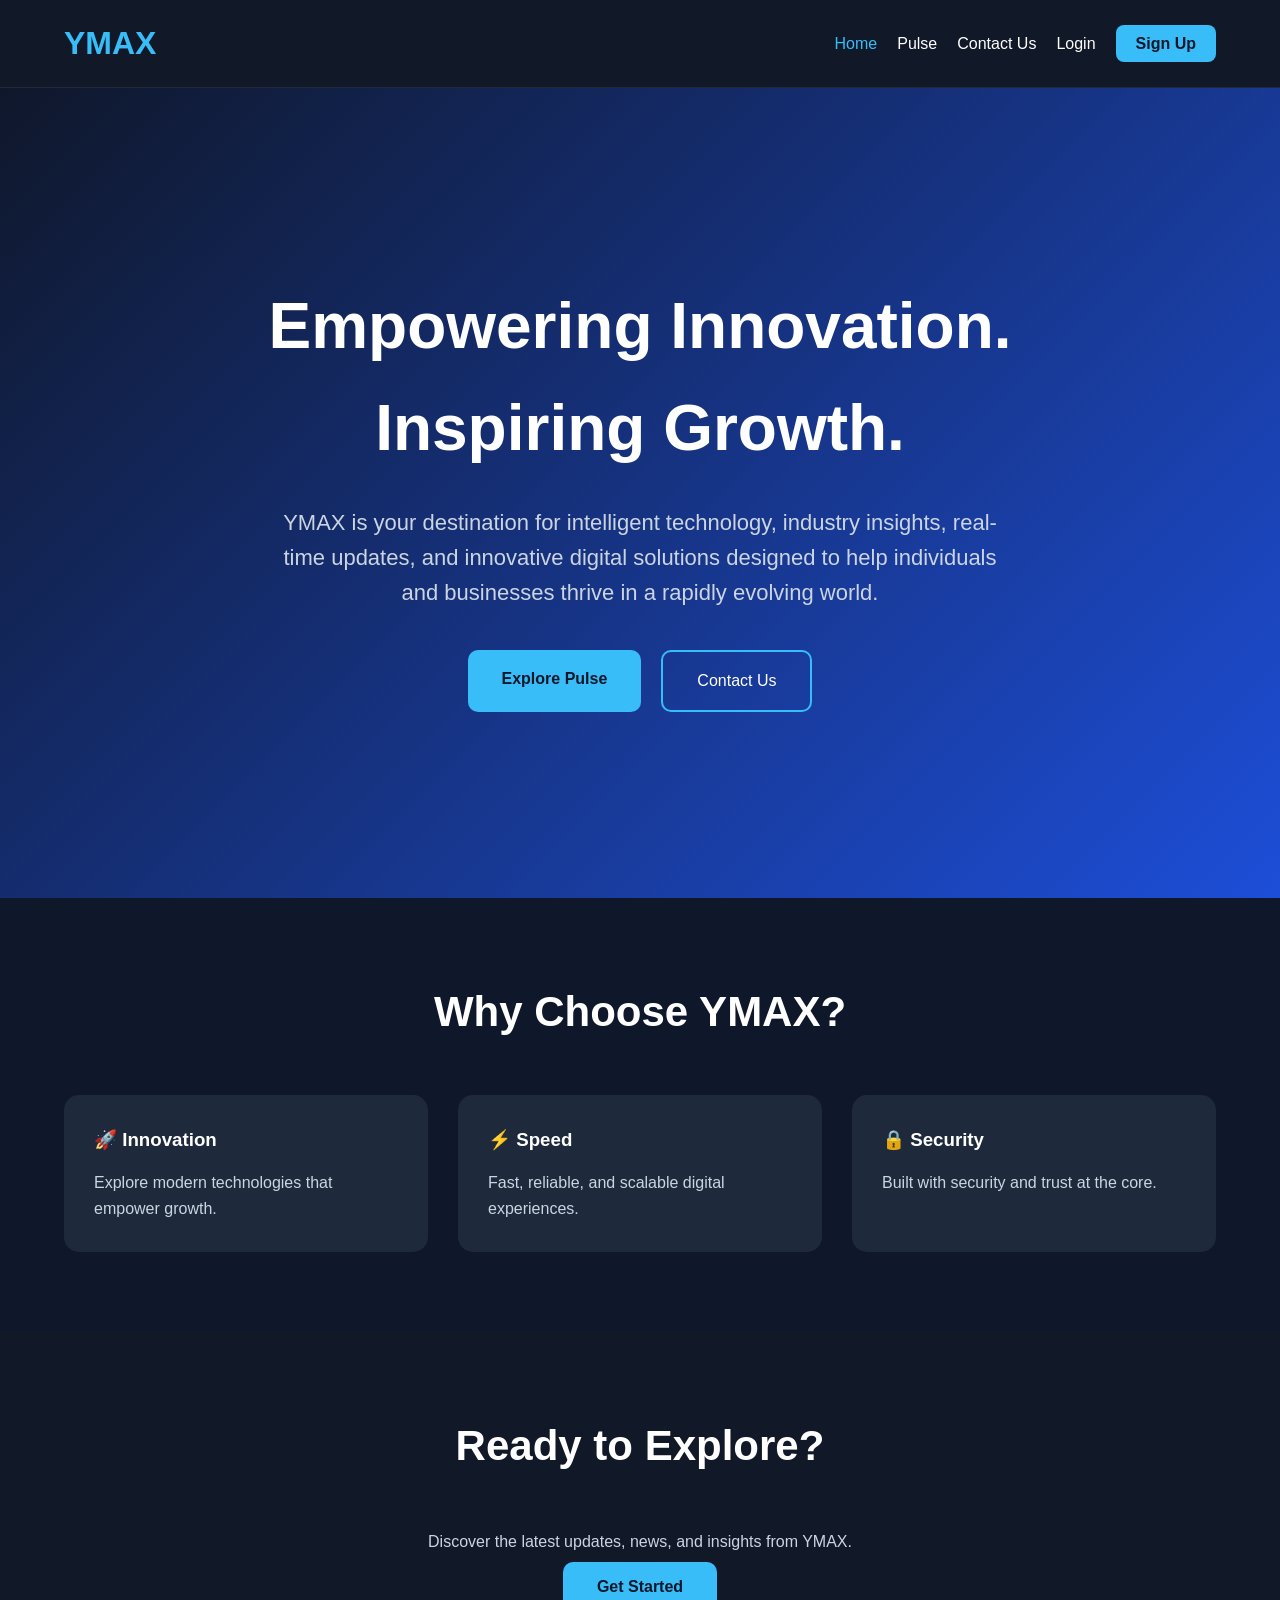
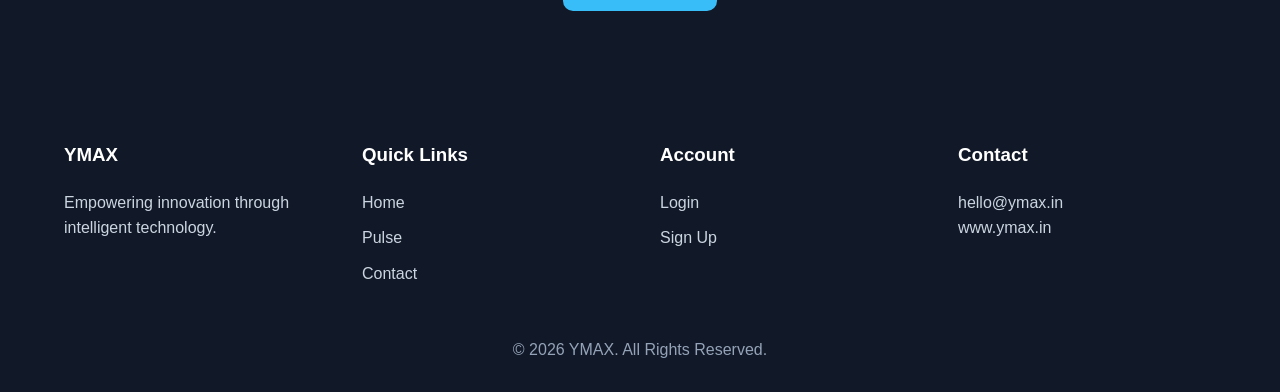
<file: index.html>
<!DOCTYPE html>
<html lang="en">
<head>

<meta charset="UTF-8">
<meta name="viewport" content="width=device-width, initial-scale=1.0">

<title>YMAX | Empowering Innovation</title>

<meta name="description" content="YMAX - Intelligent technology, industry insights and digital innovation.">

<link rel="stylesheet" href="css/style.css">

</head>

<body>

<header>

<div class="container">

<div class="logo">
<a href="index.html">YMAX</a>
</div>

<nav>

<ul>

<li><a class="active" href="index.html">Home</a></li>

<li><a href="pulse.html">Pulse</a></li>

<li><a href="contact.html">Contact Us</a></li>

<li><a href="login.html">Login</a></li>

<li>
<a class="signup-btn" href="signup.html">
Sign Up
</a>
</li>

</ul>

</nav>

</div>

</header>

<section class="hero">

<div class="container">

<h1>

Empowering Innovation.<br>

Inspiring Growth.

</h1>

<p>

YMAX is your destination for intelligent technology,
industry insights, real-time updates,
and innovative digital solutions designed
to help individuals and businesses thrive
in a rapidly evolving world.

</p>

<div class="buttons">

<a href="pulse.html" class="primary-btn">

Explore Pulse

</a>

<a href="contact.html" class="secondary-btn">

Contact Us

</a>

</div>

</div>

</section>

<section class="highlights">

<div class="container">

<h2>

Why Choose YMAX?

</h2>

<div class="cards">

<div class="card">

<h3>🚀 Innovation</h3>

<p>

Explore modern technologies that empower growth.

</p>

</div>

<div class="card">

<h3>⚡ Speed</h3>

<p>

Fast, reliable, and scalable digital experiences.

</p>

</div>

<div class="card">

<h3>🔒 Security</h3>

<p>

Built with security and trust at the core.

</p>

</div>

</div>

</div>

</section>

<section class="cta">

<div class="container">

<h2>

Ready to Explore?

</h2>

<p>

Discover the latest updates, news, and insights from YMAX.

</p>

<a href="signup.html" class="primary-btn">

Get Started

</a>

</div>

</section>

<footer>

<div class="container footer-grid">

<div>

<h3>YMAX</h3>

<p>

Empowering innovation through intelligent technology.

</p>

</div>

<div>

<h3>Quick Links</h3>

<ul>

<li><a href="index.html">Home</a></li>

<li><a href="pulse.html">Pulse</a></li>

<li><a href="contact.html">Contact</a></li>

</ul>

</div>

<div>

<h3>Account</h3>

<ul>

<li><a href="login.html">Login</a></li>

<li><a href="signup.html">Sign Up</a></li>

</ul>

</div>

<div>

<h3>Contact</h3>

<p>hello@ymax.in</p>

<p>www.ymax.in</p>

</div>

</div>

<div class="copyright">

© 2026 YMAX. All Rights Reserved.

</div>

</footer>

<script src="js/script.js"></script>

</body>
</html>
</file>
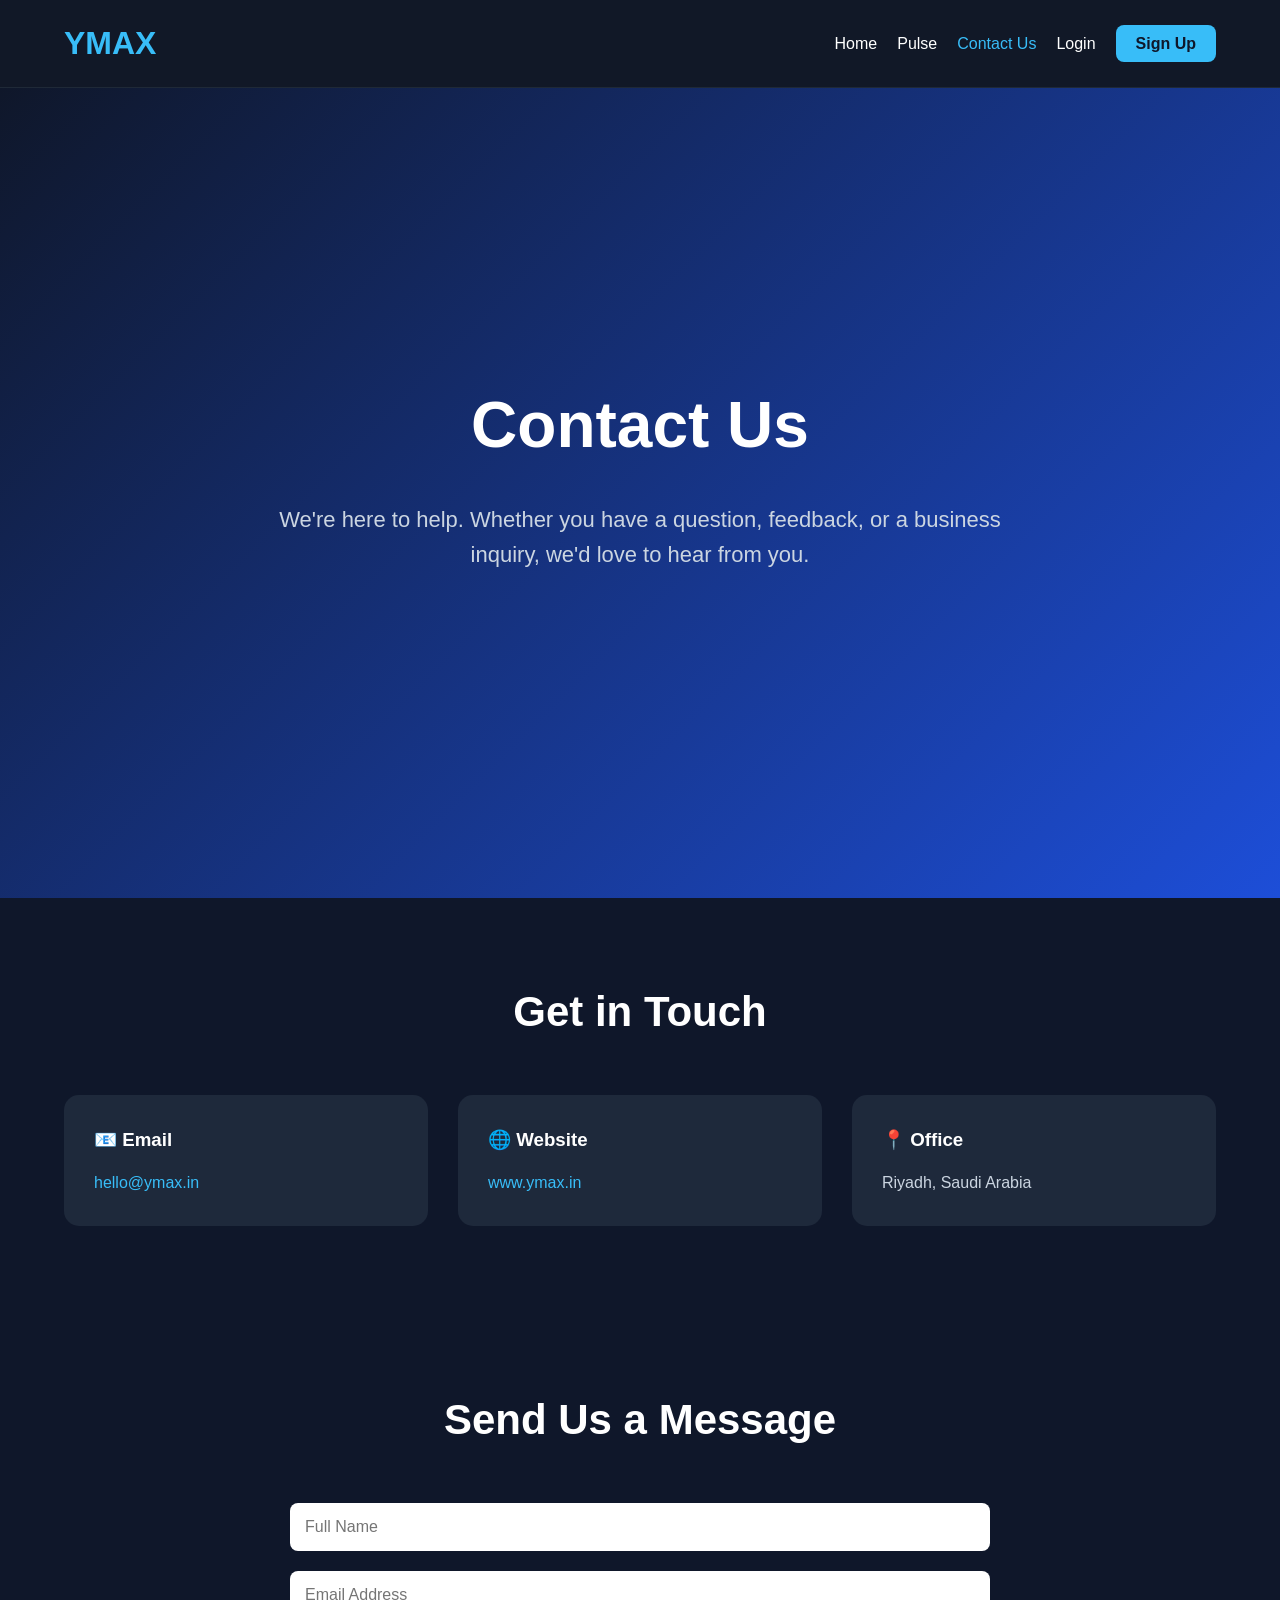
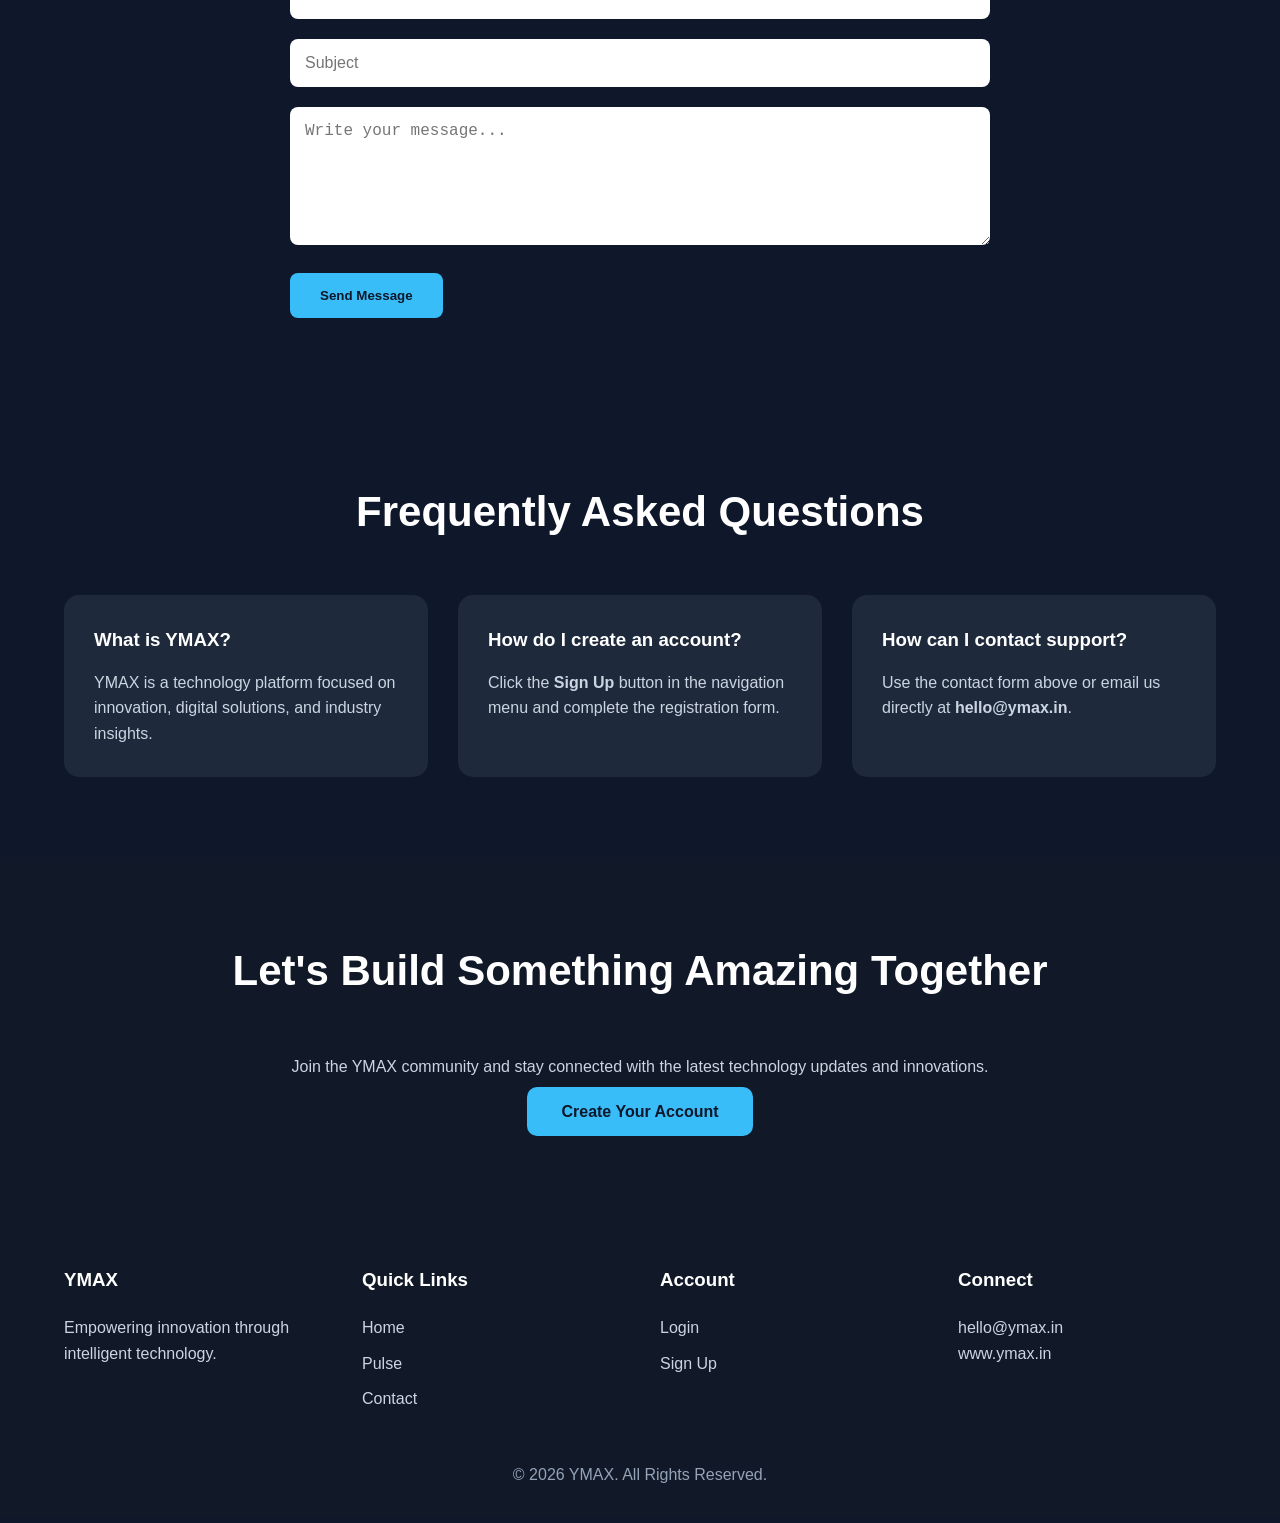
<file: contact.html>
<!DOCTYPE html>
<html lang="en">

<head>

<meta charset="UTF-8">
<meta name="viewport" content="width=device-width, initial-scale=1.0">

<title>YMAX | Contact Us</title>

<meta name="description" content="Get in touch with the YMAX team.">

<link rel="stylesheet" href="css/style.css">

</head>

<body>

<header>

<div class="container">

<div class="logo">
<a href="index.html">YMAX</a>
</div>

<nav>
<ul>
<li><a href="index.html">Home</a></li>
<li><a href="pulse.html">Pulse</a></li>
<li><a class="active" href="contact.html">Contact Us</a></li>
<li><a href="login.html">Login</a></li>
<li><a class="signup-btn" href="signup.html">Sign Up</a></li>
</ul>
</nav>

</div>

</header>

<!-- Hero -->

<section class="hero">

<div class="container">

<h1>Contact Us</h1>

<p>
We're here to help. Whether you have a question, feedback,
or a business inquiry, we'd love to hear from you.
</p>

</div>

</section>

<!-- Contact Information -->

<section>

<div class="container">

<h2>Get in Touch</h2>

<div class="cards">

<div class="card">

<h3>📧 Email</h3>

<p>
<a href="mailto:hello@ymax.in" style="color:#38bdf8;text-decoration:none;">
hello@ymax.in
</a>
</p>

</div>

<div class="card">

<h3>🌐 Website</h3>

<p>
<a href="https://ymax.in" style="color:#38bdf8;text-decoration:none;">
www.ymax.in
</a>
</p>

</div>

<div class="card">

<h3>📍 Office</h3>

<p>
Riyadh, Saudi Arabia
</p>

</div>

</div>

</div>

</section>

<!-- Contact Form -->

<section>

<div class="container">

<h2>Send Us a Message</h2>

<form id="contactForm">

<input
type="text"
placeholder="Full Name"
required>

<input
type="email"
placeholder="Email Address"
required>

<input
type="text"
placeholder="Subject"
required>

<textarea
rows="6"
placeholder="Write your message..."
required></textarea>

<button type="submit">

Send Message

</button>

</form>

</div>

</section>

<!-- FAQ -->

<section>

<div class="container">

<h2>Frequently Asked Questions</h2>

<div class="cards">

<div class="card">

<h3>What is YMAX?</h3>

<p>
YMAX is a technology platform focused on innovation,
digital solutions, and industry insights.
</p>

</div>

<div class="card">

<h3>How do I create an account?</h3>

<p>
Click the <strong>Sign Up</strong> button in the navigation
menu and complete the registration form.
</p>

</div>

<div class="card">

<h3>How can I contact support?</h3>

<p>
Use the contact form above or email us directly at
<strong>hello@ymax.in</strong>.
</p>

</div>

</div>

</div>

</section>

<!-- CTA -->

<section class="cta">

<div class="container">

<h2>Let's Build Something Amazing Together</h2>

<p>
Join the YMAX community and stay connected with the latest
technology updates and innovations.
</p>

<a href="signup.html" class="primary-btn">

Create Your Account

</a>

</div>

</section>

<footer>

<div class="container footer-grid">

<div>

<h3>YMAX</h3>

<p>
Empowering innovation through intelligent technology.
</p>

</div>

<div>

<h3>Quick Links</h3>

<ul>
<li><a href="index.html">Home</a></li>
<li><a href="pulse.html">Pulse</a></li>
<li><a href="contact.html">Contact</a></li>
</ul>

</div>

<div>

<h3>Account</h3>

<ul>
<li><a href="login.html">Login</a></li>
<li><a href="signup.html">Sign Up</a></li>
</ul>

</div>

<div>

<h3>Connect</h3>

<p>hello@ymax.in</p>

<p>www.ymax.in</p>

</div>

</div>

<div class="copyright">

© 2026 YMAX. All Rights Reserved.

</div>

</footer>

<script src="js/script.js"></script>

</body>

</html>
</file>
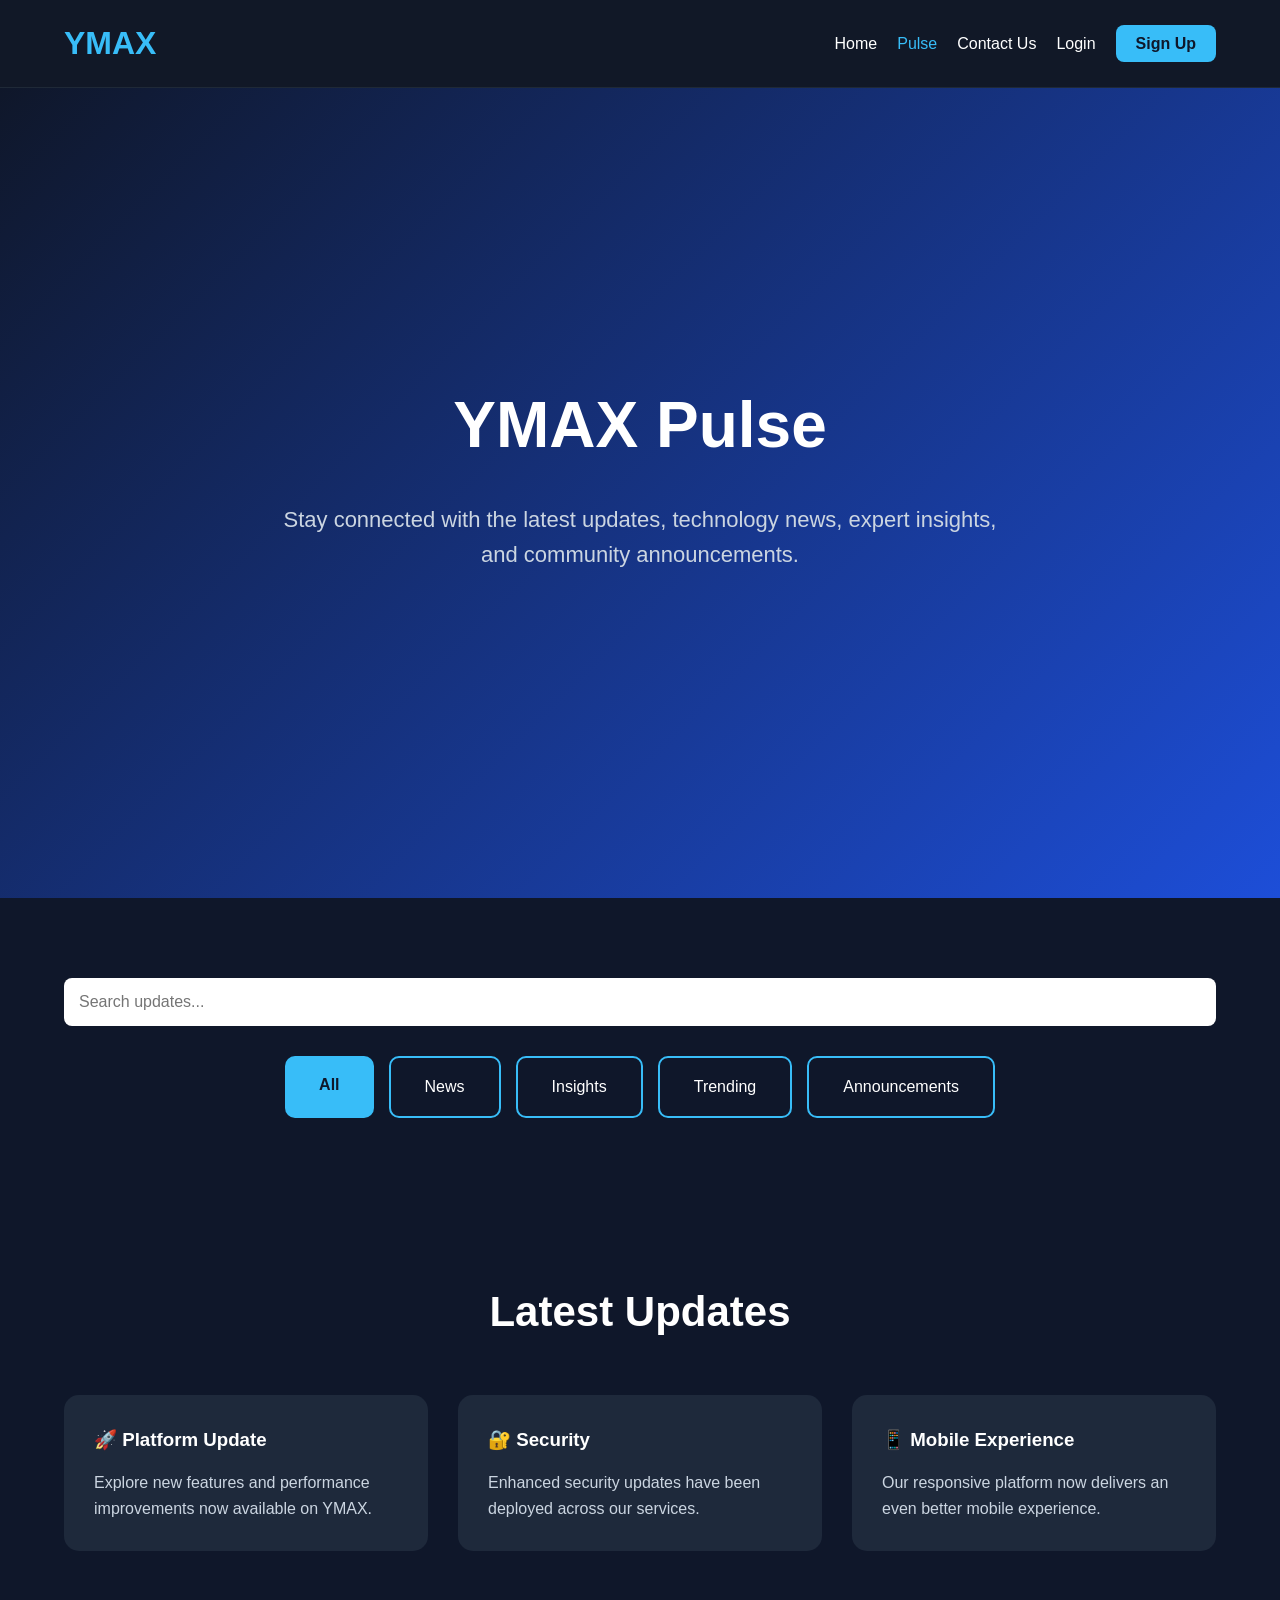
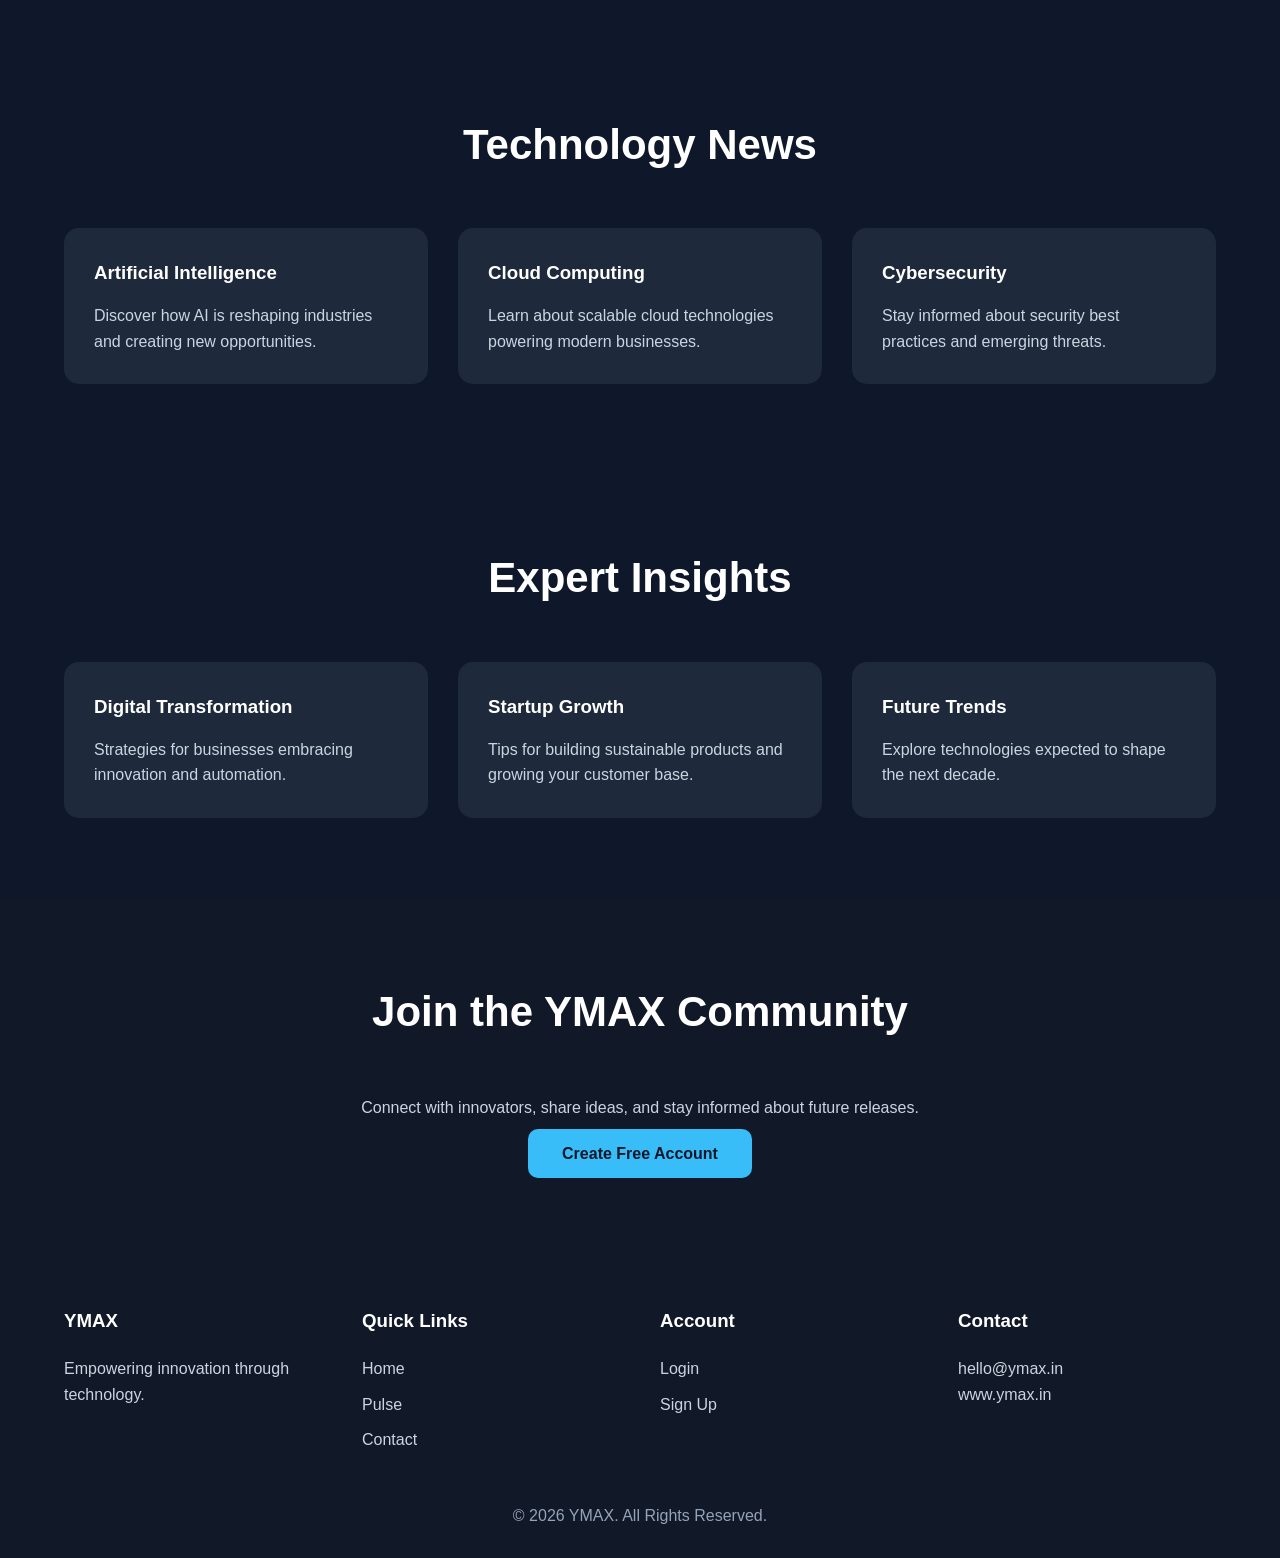
<file: pulse.html>
<!DOCTYPE html>
<html lang="en">

<head>

<meta charset="UTF-8">
<meta name="viewport" content="width=device-width, initial-scale=1.0">

<title>YMAX | Pulse</title>

<meta name="description" content="Stay updated with the latest news, insights and announcements from YMAX.">

<link rel="stylesheet" href="css/style.css">

</head>

<body>

<header>

<div class="container">

<div class="logo">
<a href="index.html">YMAX</a>
</div>

<nav>

<ul>

<li><a href="index.html">Home</a></li>

<li><a class="active" href="pulse.html">Pulse</a></li>

<li><a href="contact.html">Contact Us</a></li>

<li><a href="login.html">Login</a></li>

<li><a class="signup-btn" href="signup.html">Sign Up</a></li>

</ul>

</nav>

</div>

</header>

<!-- Hero -->

<section class="hero">

<div class="container">

<h1>YMAX Pulse</h1>

<p>

Stay connected with the latest updates, technology news,
expert insights, and community announcements.

</p>

</div>

</section>

<!-- Search -->

<section>

<div class="container">

<input
type="text"
placeholder="Search updates..."
style="width:100%;padding:15px;border-radius:8px;border:none;margin-bottom:30px;">

<div style="display:flex;gap:15px;flex-wrap:wrap;justify-content:center;">

<a href="#" class="primary-btn">All</a>
<a href="#" class="secondary-btn">News</a>
<a href="#" class="secondary-btn">Insights</a>
<a href="#" class="secondary-btn">Trending</a>
<a href="#" class="secondary-btn">Announcements</a>

</div>

</div>

</section>

<!-- Latest Updates -->

<section>

<div class="container">

<h2>Latest Updates</h2>

<div class="cards">

<div class="card">
<h3>🚀 Platform Update</h3>
<p>Explore new features and performance improvements now available on YMAX.</p>
</div>

<div class="card">
<h3>🔐 Security</h3>
<p>Enhanced security updates have been deployed across our services.</p>
</div>

<div class="card">
<h3>📱 Mobile Experience</h3>
<p>Our responsive platform now delivers an even better mobile experience.</p>
</div>

</div>

</div>

</section>

<!-- News -->

<section>

<div class="container">

<h2>Technology News</h2>

<div class="cards">

<div class="card">
<h3>Artificial Intelligence</h3>
<p>Discover how AI is reshaping industries and creating new opportunities.</p>
</div>

<div class="card">
<h3>Cloud Computing</h3>
<p>Learn about scalable cloud technologies powering modern businesses.</p>
</div>

<div class="card">
<h3>Cybersecurity</h3>
<p>Stay informed about security best practices and emerging threats.</p>
</div>

</div>

</div>

</section>

<!-- Insights -->

<section>

<div class="container">

<h2>Expert Insights</h2>

<div class="cards">

<div class="card">
<h3>Digital Transformation</h3>
<p>Strategies for businesses embracing innovation and automation.</p>
</div>

<div class="card">
<h3>Startup Growth</h3>
<p>Tips for building sustainable products and growing your customer base.</p>
</div>

<div class="card">
<h3>Future Trends</h3>
<p>Explore technologies expected to shape the next decade.</p>
</div>

</div>

</div>

</section>

<!-- Community -->

<section class="cta">

<div class="container">

<h2>Join the YMAX Community</h2>

<p>

Connect with innovators, share ideas,
and stay informed about future releases.

</p>

<a href="signup.html" class="primary-btn">

Create Free Account

</a>

</div>

</section>

<footer>

<div class="container footer-grid">

<div>

<h3>YMAX</h3>

<p>Empowering innovation through technology.</p>

</div>

<div>

<h3>Quick Links</h3>

<ul>

<li><a href="index.html">Home</a></li>

<li><a href="pulse.html">Pulse</a></li>

<li><a href="contact.html">Contact</a></li>

</ul>

</div>

<div>

<h3>Account</h3>

<ul>

<li><a href="login.html">Login</a></li>

<li><a href="signup.html">Sign Up</a></li>

</ul>

</div>

<div>

<h3>Contact</h3>

<p>hello@ymax.in</p>

<p>www.ymax.in</p>

</div>

</div>

<div class="copyright">

© 2026 YMAX. All Rights Reserved.

</div>

</footer>

<script src="js/script.js"></script>

</body>

</html>
</file>
<file: css/style.css>
/* =====================================
   YMAX - Global Styles
===================================== */

*{
    margin:0;
    padding:0;
    box-sizing:border-box;
}

html{
    scroll-behavior:smooth;
}

body{

    font-family:Arial, Helvetica, sans-serif;
    background:#0f172a;
    color:#ffffff;
    line-height:1.6;

}

.container{

    width:90%;
    max-width:1200px;
    margin:auto;

}

/* ==========================
        Header
========================== */

header{

    position:sticky;
    top:0;
    z-index:1000;

    background:#111827;

    border-bottom:1px solid #1f2937;

}

header .container{

    display:flex;
    justify-content:space-between;
    align-items:center;

    padding:18px 0;

}

.logo a{

    color:#38bdf8;

    text-decoration:none;

    font-size:32px;

    font-weight:bold;

}

/* ==========================
       Navigation
========================== */

nav ul{

    display:flex;

    list-style:none;

    align-items:center;

    gap:20px;

}

nav a{

    color:white;

    text-decoration:none;

    transition:.3s;

    font-weight:500;

}

nav a:hover{

    color:#38bdf8;

}

.active{

    color:#38bdf8;

}

.signup-btn{

    background:#38bdf8;

    color:#0f172a !important;

    padding:10px 20px;

    border-radius:8px;

    font-weight:bold;

}

.signup-btn:hover{

    background:white;

}

/* ==========================
        Hero
========================== */

.hero{

    min-height:90vh;

    display:flex;

    align-items:center;

    justify-content:center;

    text-align:center;

    background:

    linear-gradient(135deg,#0f172a,#1d4ed8);

}

.hero h1{

    font-size:64px;

    margin-bottom:25px;

}

.hero p{

    max-width:750px;

    margin:auto;

    font-size:22px;

    color:#cbd5e1;

    margin-bottom:40px;

}

.buttons{

    display:flex;

    justify-content:center;

    gap:20px;

    flex-wrap:wrap;

}

/* ==========================
      Buttons
========================== */

.primary-btn{

    background:#38bdf8;

    color:#0f172a;

    padding:16px 34px;

    text-decoration:none;

    border-radius:10px;

    font-weight:bold;

    transition:.3s;

}

.primary-btn:hover{

    background:white;

}

.secondary-btn{

    border:2px solid #38bdf8;

    color:white;

    padding:16px 34px;

    text-decoration:none;

    border-radius:10px;

    transition:.3s;

}

.secondary-btn:hover{

    background:#38bdf8;

    color:#0f172a;

}

/* ==========================
       Sections
========================== */

section{

    padding:80px 0;

}

section h2{

    text-align:center;

    margin-bottom:50px;

    font-size:42px;

}

/* ==========================
      Cards
========================== */

.cards{

    display:grid;

    grid-template-columns:repeat(auto-fit,minmax(250px,1fr));

    gap:30px;

}

.card{

    background:#1e293b;

    padding:30px;

    border-radius:15px;

    transition:.3s;

}

.card:hover{

    transform:translateY(-8px);

}

.card h3{

    margin-bottom:15px;

}

.card p{

    color:#cbd5e1;

}

/* ==========================
        CTA
========================== */

.cta{

    text-align:center;

    background:#111827;

}

.cta p{

    margin:20px auto;

    max-width:700px;

    color:#cbd5e1;

}

/* ==========================
      Contact Form
========================== */

form{

    max-width:700px;

    margin:auto;

}

input,
textarea{

    width:100%;

    padding:15px;

    margin-bottom:20px;

    border:none;

    border-radius:8px;

    font-size:16px;

}

textarea{

    resize:vertical;

}

button{

    background:#38bdf8;

    color:#0f172a;

    border:none;

    padding:15px 30px;

    border-radius:8px;

    font-weight:bold;

    cursor:pointer;

}

button:hover{

    background:white;

}

/* ==========================
        Footer
========================== */

footer{

    background:#111827;

    padding:60px 0 30px;

}

.footer-grid{

    display:grid;

    grid-template-columns:repeat(auto-fit,minmax(220px,1fr));

    gap:40px;

}

footer h3{

    margin-bottom:20px;

}

footer ul{

    list-style:none;

}

footer li{

    margin-bottom:10px;

}

footer a{

    color:#cbd5e1;

    text-decoration:none;

}

footer a:hover{

    color:#38bdf8;

}

footer p{

    color:#cbd5e1;

}

.copyright{

    margin-top:40px;

    text-align:center;

    color:#94a3b8;

}

/* ==========================
      Mobile
========================== */

@media(max-width:768px){

header .container{

    flex-direction:column;

}

nav ul{

    flex-wrap:wrap;

    justify-content:center;

    margin-top:20px;

}

.hero h1{

    font-size:42px;

}

.hero p{

    font-size:18px;

}

.buttons{

    flex-direction:column;

}

}


.signup-btn{
    border:none;
    cursor:pointer;
}

nav button.signup-btn{
    font-size:16px;
}
</file>
